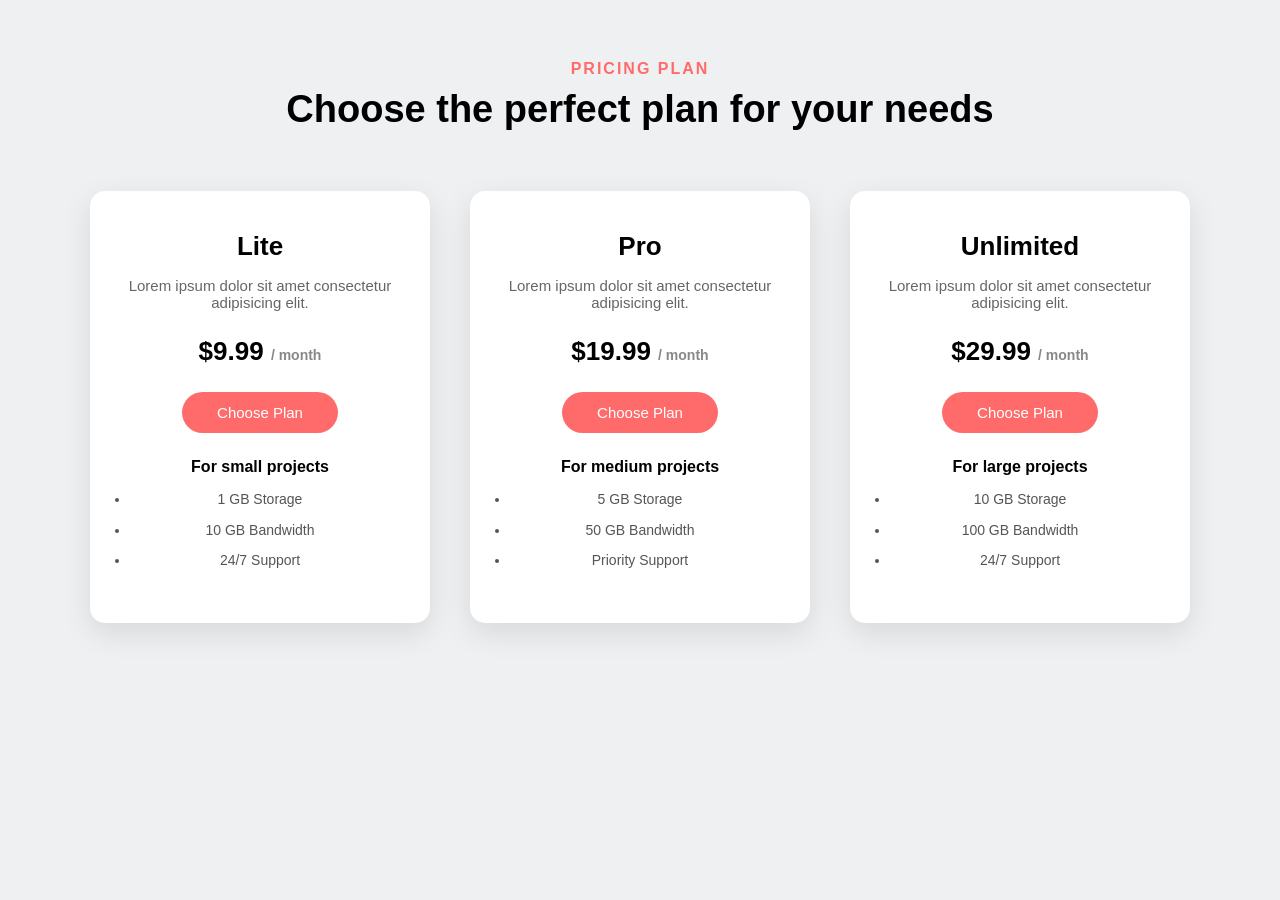
<file: assignment2/index.html>
<!DOCTYPE html>
<html lang="en">
<head>
    <meta charset="UTF-8">
    <meta name="viewport" content="width=device-width, initial-scale=1.0">
    <title>Pricing Plan</title>
    <link rel="stylesheet" href="style.css">
</head>
<body>

<div class="main">
    <h4 class="subtitle">PRICING PLAN</h4>
    <h1 class="title">Choose the perfect plan for your needs</h1>

    <div class="cards">

        <div class="card">
            <h2>Lite</h2>
            <p>Lorem ipsum dolor sit amet consectetur adipisicing elit.</p>
            <h3>$9.99 <span>/ month</span></h3>
            <button>Choose Plan</button>
            <h4>For small projects</h4>
            <ul>
                <li>1 GB Storage</li>
                <li>10 GB Bandwidth</li>
                <li>24/7 Support</li>
            </ul>
        </div>

        <div class="card">
            <h2>Pro</h2>
            <p>Lorem ipsum dolor sit amet consectetur adipisicing elit.</p>
            <h3>$19.99 <span>/ month</span></h3>
            <button>Choose Plan</button>
            <h4>For medium projects</h4>
            <ul>
                <li>5 GB Storage</li>
                <li>50 GB Bandwidth</li>
                <li>Priority Support</li>
            </ul>
        </div>

        <div class="card">
            <h2>Unlimited</h2>
            <p>Lorem ipsum dolor sit amet consectetur adipisicing elit.</p>
            <h3>$29.99 <span>/ month</span></h3>
            <button>Choose Plan</button>
            <h4>For large projects</h4>
            <ul>
                <li>10 GB Storage</li>
                <li>100 GB Bandwidth</li>
                <li>24/7 Support</li>
            </ul>
        </div>

    </div>
</div>

</body>
</html>
</file>
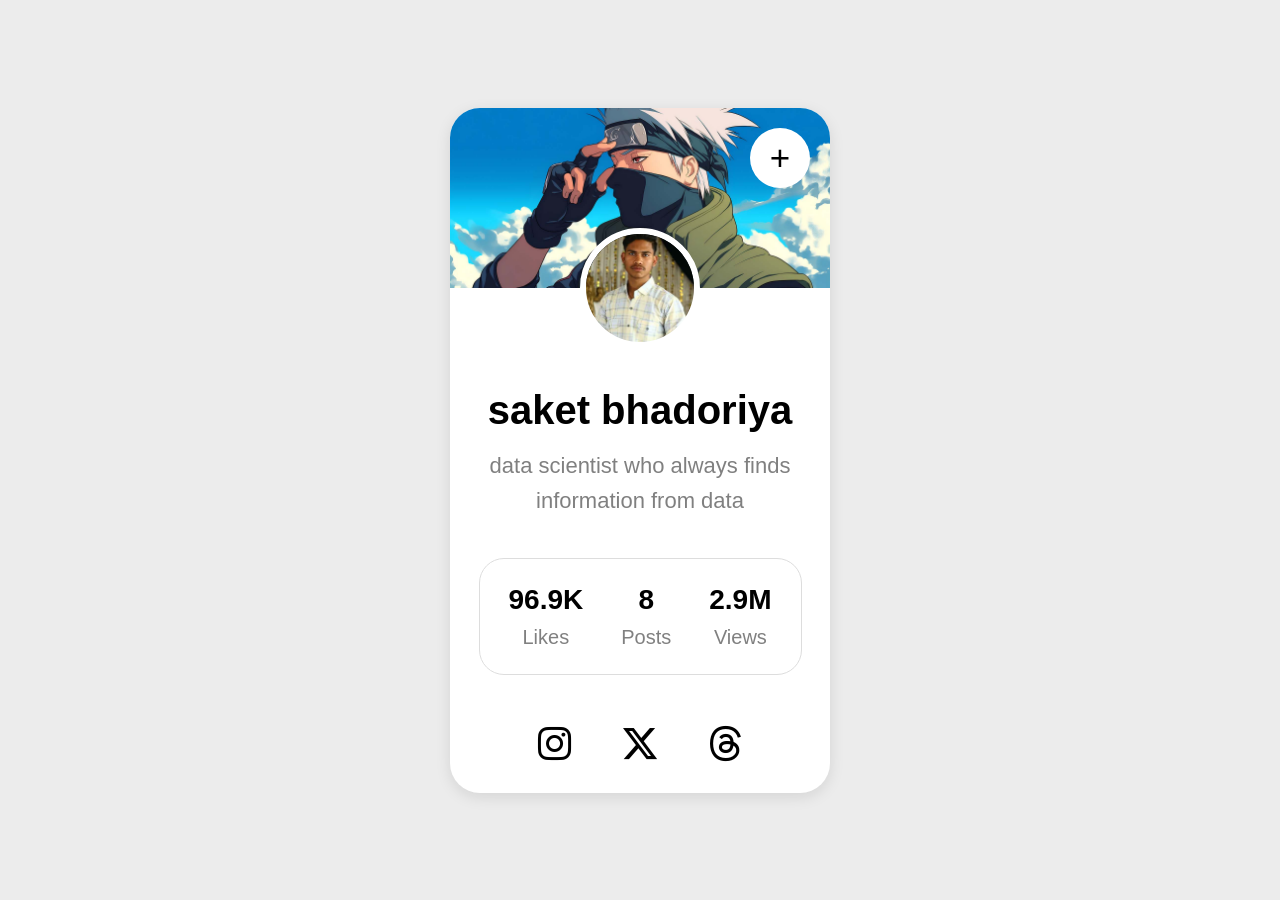
<file: assignment3/index.html>
<!DOCTYPE html>
<html lang="en">
<head>
    <meta charset="UTF-8" />
    <meta name="viewport" content="width=device-width, initial-scale=1.0" />
    <title>Profile Card</title>
    <link rel="stylesheet" href="style.css">
    <link rel="stylesheet" href="https://cdnjs.cloudflare.com/ajax/libs/font-awesome/6.5.1/css/all.min.css" />
</head>
<body>
    <div class="main">
        <div class="card">
            <div class="top">
                <button class="plus-btn">+</button>
            </div>
            <div class="profile-img">
                <img src="image.1.jpg" alt="">
            </div>
            <div class="content">
                <h2>saket bhadoriya</h2>
                <p>
                    data scientist who always finds information from data
                </p>
            </div>
            <div class="stats">
                <div class="box">
                    <h3>96.9K</h3>
                    <span>Likes</span>
                </div>
                <div class="box">
                    <h3>8</h3>
                    <span>Posts</span>
                </div>
                <div class="box">
                    <h3>2.9M</h3>
                    <span>Views</span>
                </div>
            </div> 
            <div class="social">
                <i class="fa-brands fa-instagram"></i>
                <i class="fa-brands fa-x-twitter"></i>
                <i class="fa-brands fa-threads"></i>
            </div>
        </div>
    </div>
</body>
</html>
</file>
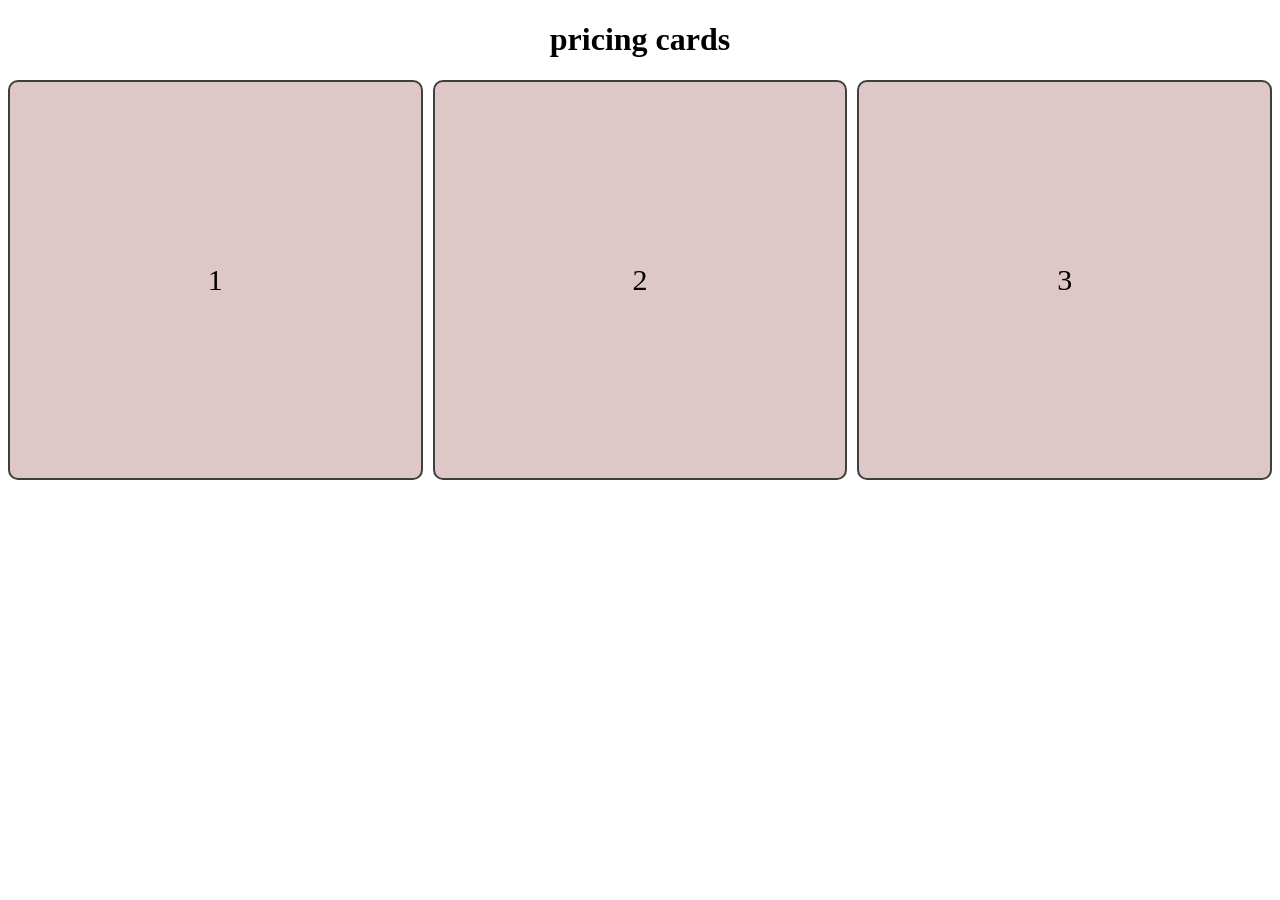
<file: assignment4/index.html>
<!DOCTYPE html>
<html lang="en">
<head>
    <meta charset="UTF-8">
    <meta name="viewport" content="width=device-width, initial-scale=1.0">
    <title>Document</title>
    <link rel="stylesheet" href="style.css">
</head>
<body>
      <center><div><h1>pricing cards</h1></div></center>
    <div class="container">
      
  <div>1</div>
  <div>2</div>
  <div>3</div>
</div>
</body>
</html>
</file>
<file: assignment2/style.css>
* {
    margin: 0;
    padding: 0;
    box-sizing: border-box;
    font-family: 'Poppins', sans-serif;
}

.main {
    width: 100%;
    min-height: 100vh;
    background-color: #eff0f2;
    text-align: center;
    padding: 60px 20px;
}

.subtitle {
    color: #ff6b6b;
    letter-spacing: 2px;
    margin-bottom: 10px;
    font-weight: 600;
}

.title {
    font-size: 38px;
    margin-bottom: 60px;
}

.cards {
    display: flex;
    justify-content: center;
    gap: 40px;
    flex-wrap: wrap;
}
.card {
    width: 340px;
    background-color: #ffffff;
    border-radius: 15px;
    padding: 40px 25px;
    box-shadow: 0 10px 30px rgba(0,0,0,0.1);
    transition: all 0.3s ease;
}


.card h2 {
    font-size: 26px;
    margin-bottom: 15px;
}

.card p {
    font-size: 15px;
    color: #666;
    margin-bottom: 25px;
}

.card h3 {
    font-size: 26px;
    margin-bottom: 25px;
}

.card h3 span {
    font-size: 14px;
    color: #888;
}

.card button {
    padding: 12px 35px;
    border: none;
    background-color: #ff6b6b;
    color: #fff;
    font-size: 15px;
    border-radius: 30px;
    cursor: pointer;
    margin-bottom: 25px;
    transition: background 0.3s;
}
.card h4 {
    margin-bottom: 15px;
    font-weight: 600;
}
.card ul li {
    margin: 5%;
    color: #555;
    font-size: 14px;
}
</file>
<file: assignment3/style.css>
* {
    margin: 0;
    padding: 0;
    box-sizing: border-box;
    font-family: Arial, Helvetica, sans-serif;
}

body {
    background: #ececec;
}

.main {
    width: 100%;
    height: 100vh;
    display: flex;
    justify-content: center;
    align-items: center;
}

.card {
    width: 380px;
    background: white;
    border-radius: 30px;
    overflow: hidden;
    position: relative;
    box-shadow: 0 4px 15px rgba(0, 0, 0, 0.1);
}
.top {
    height: 180px;
    background: url("walpaper..jpg") center/cover;
    position: relative;
}

.plus-btn {
    width: 60px;
    height: 60px;
    border: none;
    border-radius: 50%;
    background: white;
    font-size: 35px;
    position: absolute;
    right: 20px;
    top: 20px;
    cursor: pointer;
}
.profile-img {
    width: 120px;
    height: 120px;
    border-radius: 50%;
    overflow: hidden;
    border: 6px solid white;
    position: absolute;
    top: 120px;
    left: 50%;
    transform: translateX(-50%);
}
.profile-img img {
    width: 100%;
    height: 100%;
    object-fit: cover;
}
.content {
    margin-top: 80px;
    text-align: center;
    padding: 20px;
}
.content h2 {
    font-size: 40px;
    margin-bottom: 15px;
}
.content p {
    color: gray;
    font-size: 22px;
    line-height: 35px;
}
.stats {
    width: 85%;
    margin: 20px auto;
    border: 1px solid #ddd;
    border-radius: 25px;
    display: flex;
    justify-content: space-around;
    align-items: center;
    padding: 25px 10px;
}
.box {
    display: flex;
    flex-direction: column;
    align-items: center;
    gap: 10px;
}

.box h3 {
    font-size: 28px;
}

.box span {
    color: gray;
    font-size: 20px;
}
.social {
    display: flex;
    justify-content: center;
    gap: 50px;
    padding: 30px;
    font-size: 38px;
}
</file>
<file: assignment4/style.css>
.container {
  display: grid;
  grid-template-columns: auto auto auto;
  height: 400px;
  
  column-gap: 10px;
}
.container div {
  background-color: #dec7c7;
  border: 2px solid rgb(63, 61, 61);
  border-radius: 10px;
  padding: 10px;
  font-size: 30px;
  text-align: center;
  display: flex;
  justify-content: center;    
  align-items: center;
}
</file>
